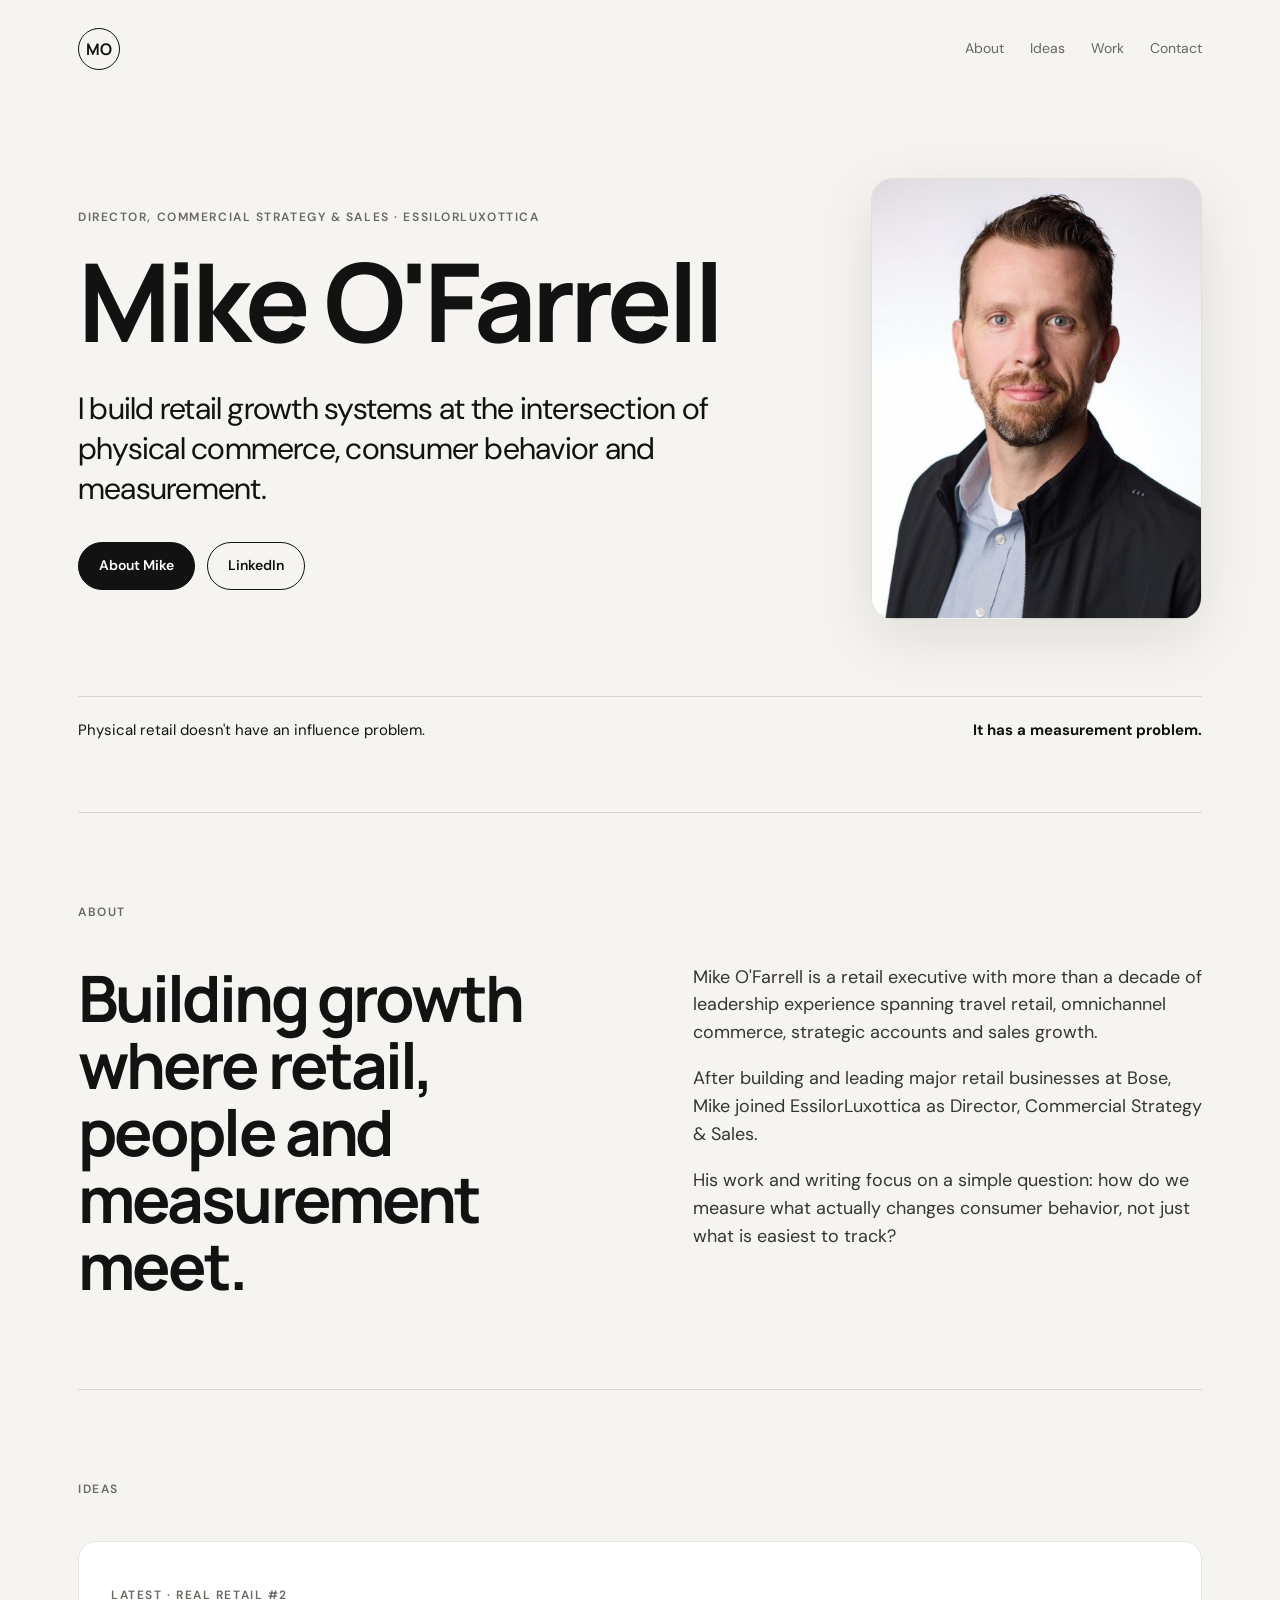
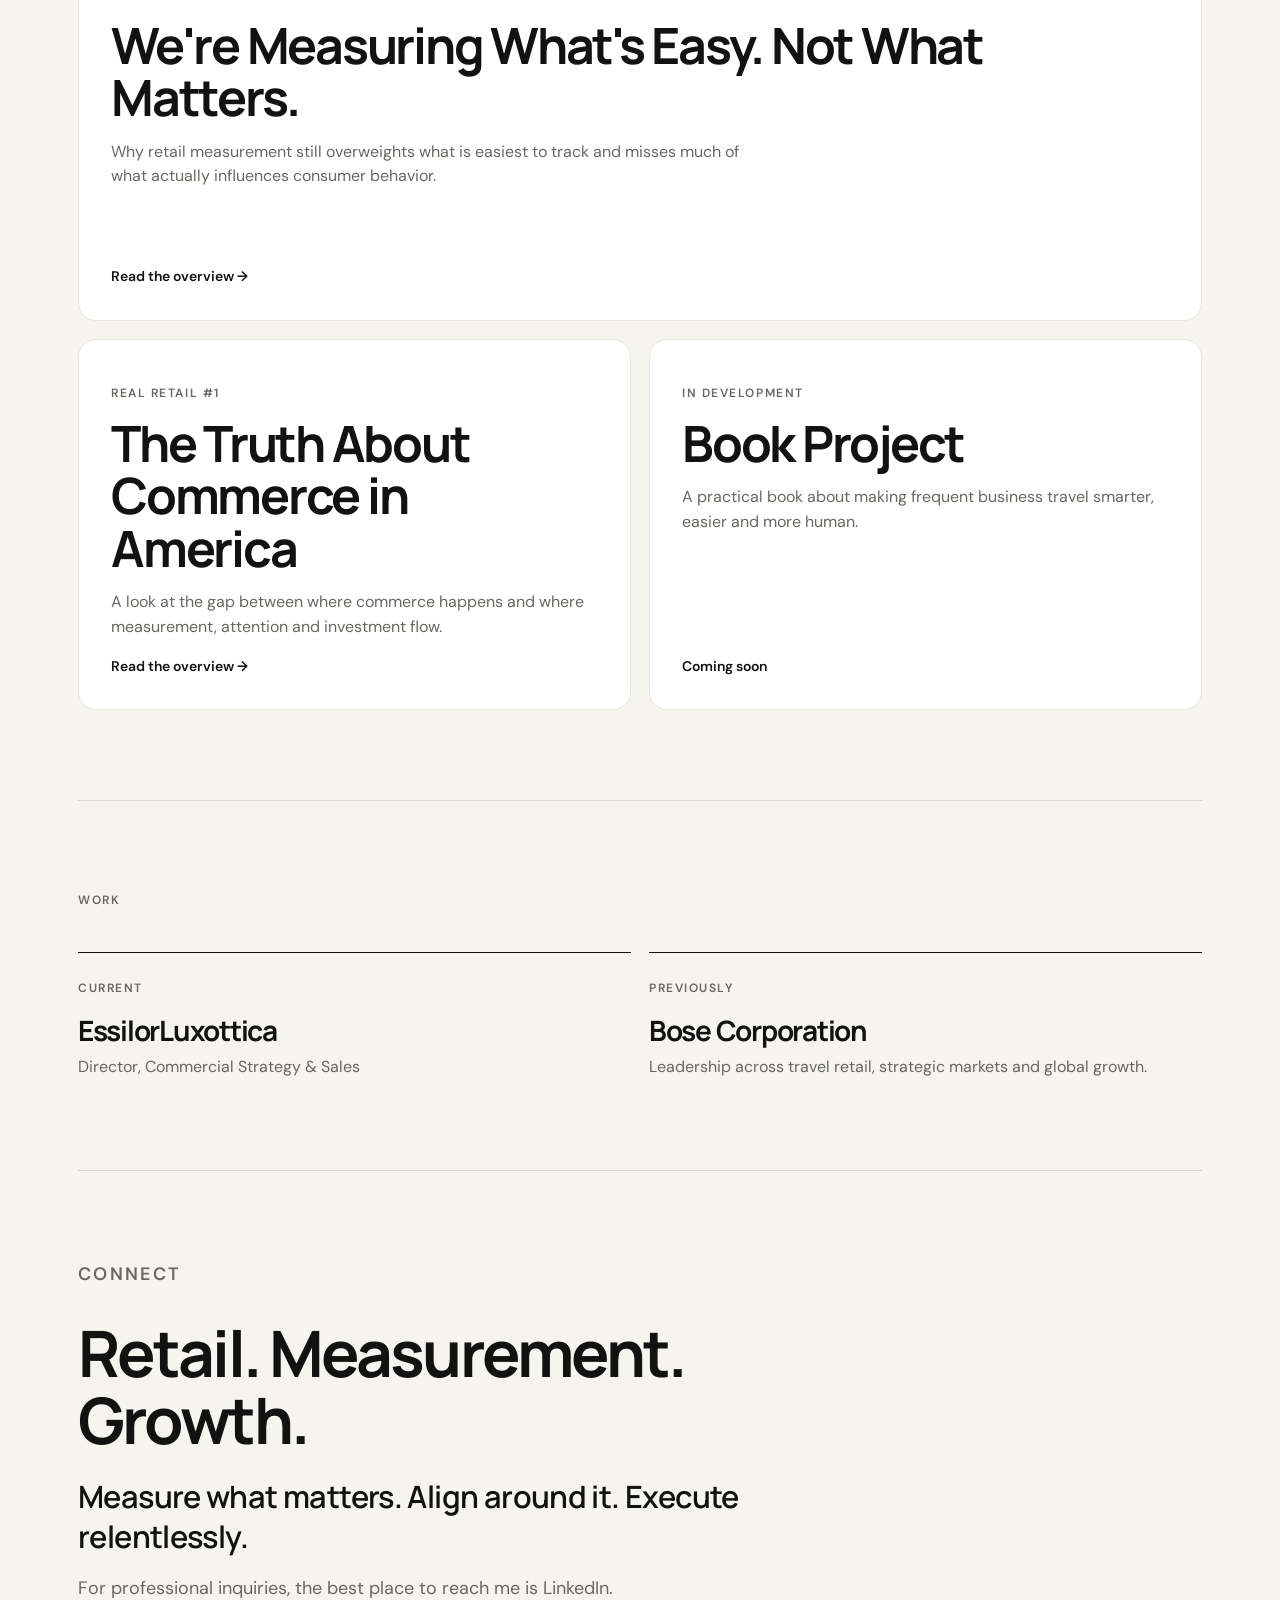
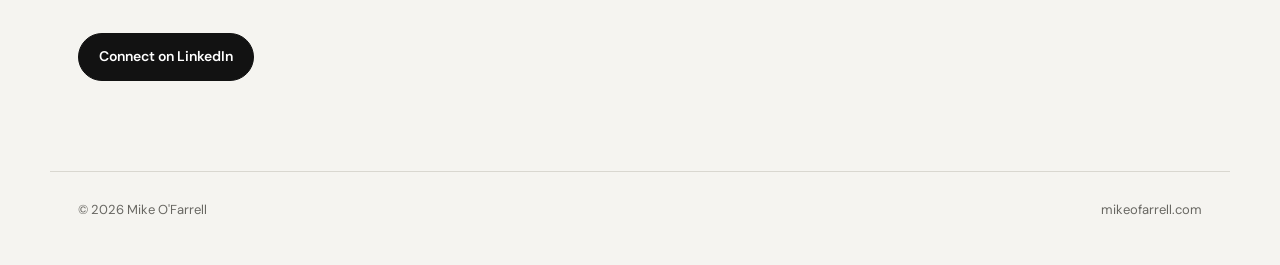
<file: index.html>
<!doctype html>
<html lang="en">
<head>
  <meta charset="utf-8">
  <meta name="viewport" content="width=device-width, initial-scale=1">
  <title>Mike O'Farrell | Director, Commercial Strategy & Sales, EssilorLuxottica</title>
  <meta name="description" content="Mike O'Farrell is Director, Commercial Strategy & Sales at EssilorLuxottica, with leadership experience across Bose, travel retail, omnichannel commerce and physical retail strategy.">
  <link rel="canonical" href="https://mikeofarrell.com/">
  <link rel="icon" href="/favicon.svg?v=2" type="image/svg+xml">
  <meta property="og:type" content="website">
  <meta property="og:title" content="Mike O'Farrell | Director, Commercial Strategy & Sales, EssilorLuxottica">
  <meta property="og:description" content="Retail leadership, physical commerce, measurement and ideas from Mike O'Farrell.">
  <meta property="og:url" content="https://mikeofarrell.com/">
  <meta property="og:image" content="https://mikeofarrell.com/mike-ofarrell-headshot.jpg">
  <meta name="twitter:card" content="summary_large_image">
  <link rel="stylesheet" href="styles.css">
  <script type="application/ld+json">
  {
    "@context": "https://schema.org",
    "@graph": [
      {
        "@type": "WebSite",
        "@id": "https://mikeofarrell.com/#website",
        "url": "https://mikeofarrell.com/",
        "name": "Mike O'Farrell",
        "publisher": {
          "@id": "https://mikeofarrell.com/#mike-ofarrell"
        }
      },
      {
        "@type": "ProfilePage",
        "@id": "https://mikeofarrell.com/#profile",
        "url": "https://mikeofarrell.com/",
        "name": "Mike O'Farrell | Director, Commercial Strategy & Sales, EssilorLuxottica",
        "description": "Official profile of Mike O'Farrell, Director, Commercial Strategy & Sales at EssilorLuxottica, focused on retail growth, omnichannel commerce and physical retail measurement.",
        "isPartOf": {
          "@id": "https://mikeofarrell.com/#website"
        },
        "mainEntity": {
          "@id": "https://mikeofarrell.com/#mike-ofarrell"
        },
        "primaryImageOfPage": {
          "@id": "https://mikeofarrell.com/#headshot"
        }
      },
      {
        "@type": "Person",
        "@id": "https://mikeofarrell.com/#mike-ofarrell",
        "name": "Mike O'Farrell",
        "url": "https://mikeofarrell.com/",
        "image": {
          "@id": "https://mikeofarrell.com/#headshot"
        },
        "description": "Retail executive and commercial leader focused on retail growth, omnichannel commerce, commercial strategy and measurement.",
        "disambiguatingDescription": "Director, Commercial Strategy & Sales at EssilorLuxottica and former Bose retail executive focused on omnichannel commerce, travel retail and physical retail measurement.",
        "jobTitle": "Director, Commercial Strategy & Sales",
        "worksFor": {
          "@type": "Organization",
          "@id": "https://www.essilorluxottica.com/#organization",
          "name": "EssilorLuxottica",
          "url": "https://www.essilorluxottica.com/"
        },
        "alumniOf": {
          "@type": "CollegeOrUniversity",
          "@id": "https://www.pitt.edu/#organization",
          "name": "University of Pittsburgh",
          "url": "https://www.pitt.edu/"
        },
        "knowsAbout": [
          "Commercial strategy",
          "Sales leadership",
          "Retail growth",
          "Retail strategy",
          "Physical retail",
          "Omnichannel commerce",
          "Travel retail",
          "Retail measurement",
          "Consumer behavior",
          "Strategic partnerships"
        ],
        "sameAs": [
          "https://www.linkedin.com/in/mike-ofarrell/"
        ],
        "subjectOf": [
          {
            "@id": "https://mikeofarrell.com/#real-retail-2"
          },
          {
            "@id": "https://mikeofarrell.com/#real-retail-1"
          }
        ]
      },
      {
        "@type": "ImageObject",
        "@id": "https://mikeofarrell.com/#headshot",
        "url": "https://mikeofarrell.com/mike-ofarrell-headshot.jpg",
        "contentUrl": "https://mikeofarrell.com/mike-ofarrell-headshot.jpg",
        "caption": "Mike O'Farrell"
      },
      {
        "@type": "Article",
        "@id": "https://mikeofarrell.com/#real-retail-2",
        "headline": "Real Retail #2: We're Measuring What's Easy. Not What Matters.",
        "url": "https://www.linkedin.com/pulse/real-retail-2-were-measuring-whats-easy-what-matters-mike-o-farrell-ehiic/",
        "author": {
          "@id": "https://mikeofarrell.com/#mike-ofarrell"
        },
        "about": [
          "Retail measurement",
          "Physical retail",
          "Consumer behavior"
        ]
      },
      {
        "@type": "Article",
        "@id": "https://mikeofarrell.com/#real-retail-1",
        "headline": "Real Retail: The Truth About Commerce in America",
        "url": "https://www.linkedin.com/pulse/real-retail-truth-commerce-america-mike-o-farrell-ppg3e/",
        "author": {
          "@id": "https://mikeofarrell.com/#mike-ofarrell"
        },
        "about": [
          "Physical retail",
          "Omnichannel commerce",
          "Retail investment"
        ]
      }
    ]
  }
  </script>
</head>
<body>
  <header class="site-header">
    <a class="brand" href="#top" aria-label="Mike O'Farrell home">MO</a>
    <nav aria-label="Primary navigation">
      <a href="/about.html">About</a>
      <a href="/real-retail.html">Ideas</a>
      <a href="#work">Work</a>
      <a href="#contact">Contact</a>
    </nav>
  </header>

  <main id="top">
    <section class="hero">
      <div class="hero-grid">
        <div class="hero-content">
          <div class="eyebrow">Director, Commercial Strategy &amp; Sales · EssilorLuxottica</div>
          <h1>Mike O'Farrell</h1>
          <p class="hero-copy">I build retail growth systems at the intersection of physical commerce, consumer behavior and measurement.</p>
          <div class="hero-actions">
            <a class="button button-primary" href="/about.html">About Mike</a>
            <a class="button button-secondary" href="https://www.linkedin.com/in/mike-ofarrell/" target="_blank" rel="noopener">LinkedIn</a>
          </div>
        </div>
        <figure class="hero-portrait">
          <img src="mike-ofarrell-headshot.jpg" alt="Mike O'Farrell, Director, Commercial Strategy & Sales at EssilorLuxottica" width="600" height="800">
        </figure>
      </div>
      <div class="signal">
        <span>Physical retail doesn't have an influence problem.</span>
        <strong>It has a measurement problem.</strong>
      </div>
    </section>

    <section class="section" id="about">
      <p class="section-kicker">About</p>
      <div class="split">
        <h2>Building growth where retail, people and measurement meet.</h2>
        <div class="body-copy">
          <p>Mike O'Farrell is a retail executive with more than a decade of leadership experience spanning travel retail, omnichannel commerce, strategic accounts and sales growth.</p>
          <p>After building and leading major retail businesses at Bose, Mike joined EssilorLuxottica as Director, Commercial Strategy &amp; Sales.</p>
          <p>His work and writing focus on a simple question: how do we measure what actually changes consumer behavior, not just what is easiest to track?</p>
        </div>
      </div>
    </section>

    <section class="section" id="ideas">
      <p class="section-kicker">Ideas</p>
      <div class="cards">
        <article class="card featured">
          <div>
            <p class="card-label">Latest · Real Retail #2</p>
            <h3>We're Measuring What's Easy. Not What Matters.</h3>
            <p>Why retail measurement still overweights what is easiest to track and misses much of what actually influences consumer behavior.</p>
          </div>
          <a href="/real-retail-2.html">Read the overview →</a>
        </article>

        <article class="card">
          <div>
            <p class="card-label">Real Retail #1</p>
            <h3>The Truth About Commerce in America</h3>
            <p>A look at the gap between where commerce happens and where measurement, attention and investment flow.</p>
          </div>
          <a href="/real-retail-1.html">Read the overview →</a>
        </article>

        <article class="card">
          <div>
            <p class="card-label">In development</p>
            <h3>Book Project</h3>
            <p>A practical book about making frequent business travel smarter, easier and more human.</p>
          </div>
          <span>Coming soon</span>
        </article>
      </div>
    </section>

    <section class="section" id="work">
      <p class="section-kicker">Work</p>
      <div class="work-grid">
        <div class="work-item">
          <span>Current</span>
          <h3>EssilorLuxottica</h3>
          <p>Director, Commercial Strategy &amp; Sales</p>
        </div>
        <div class="work-item">
          <span>Previously</span>
          <h3>Bose Corporation</h3>
          <p>Leadership across travel retail, strategic markets and global growth.</p>
        </div>
      </div>
    </section>

    <section class="section contact" id="contact">
      <p class="section-kicker">Connect</p>
      <h2>Retail. Measurement. Growth.</h2>
      <p class="signature-line">Measure what matters. Align around it. Execute relentlessly.</p>
      <p>For professional inquiries, the best place to reach me is LinkedIn.</p>
      <a class="button button-primary" href="https://www.linkedin.com/in/mike-ofarrell/" target="_blank" rel="noopener">Connect on LinkedIn</a>
    </section>
  </main>

  <footer>
    <span>© <span id="year"></span> Mike O'Farrell</span>
    <span>mikeofarrell.com</span>
  </footer>

  <script>
    document.getElementById('year').textContent = new Date().getFullYear();
  </script>
</body>
</html>
</file>
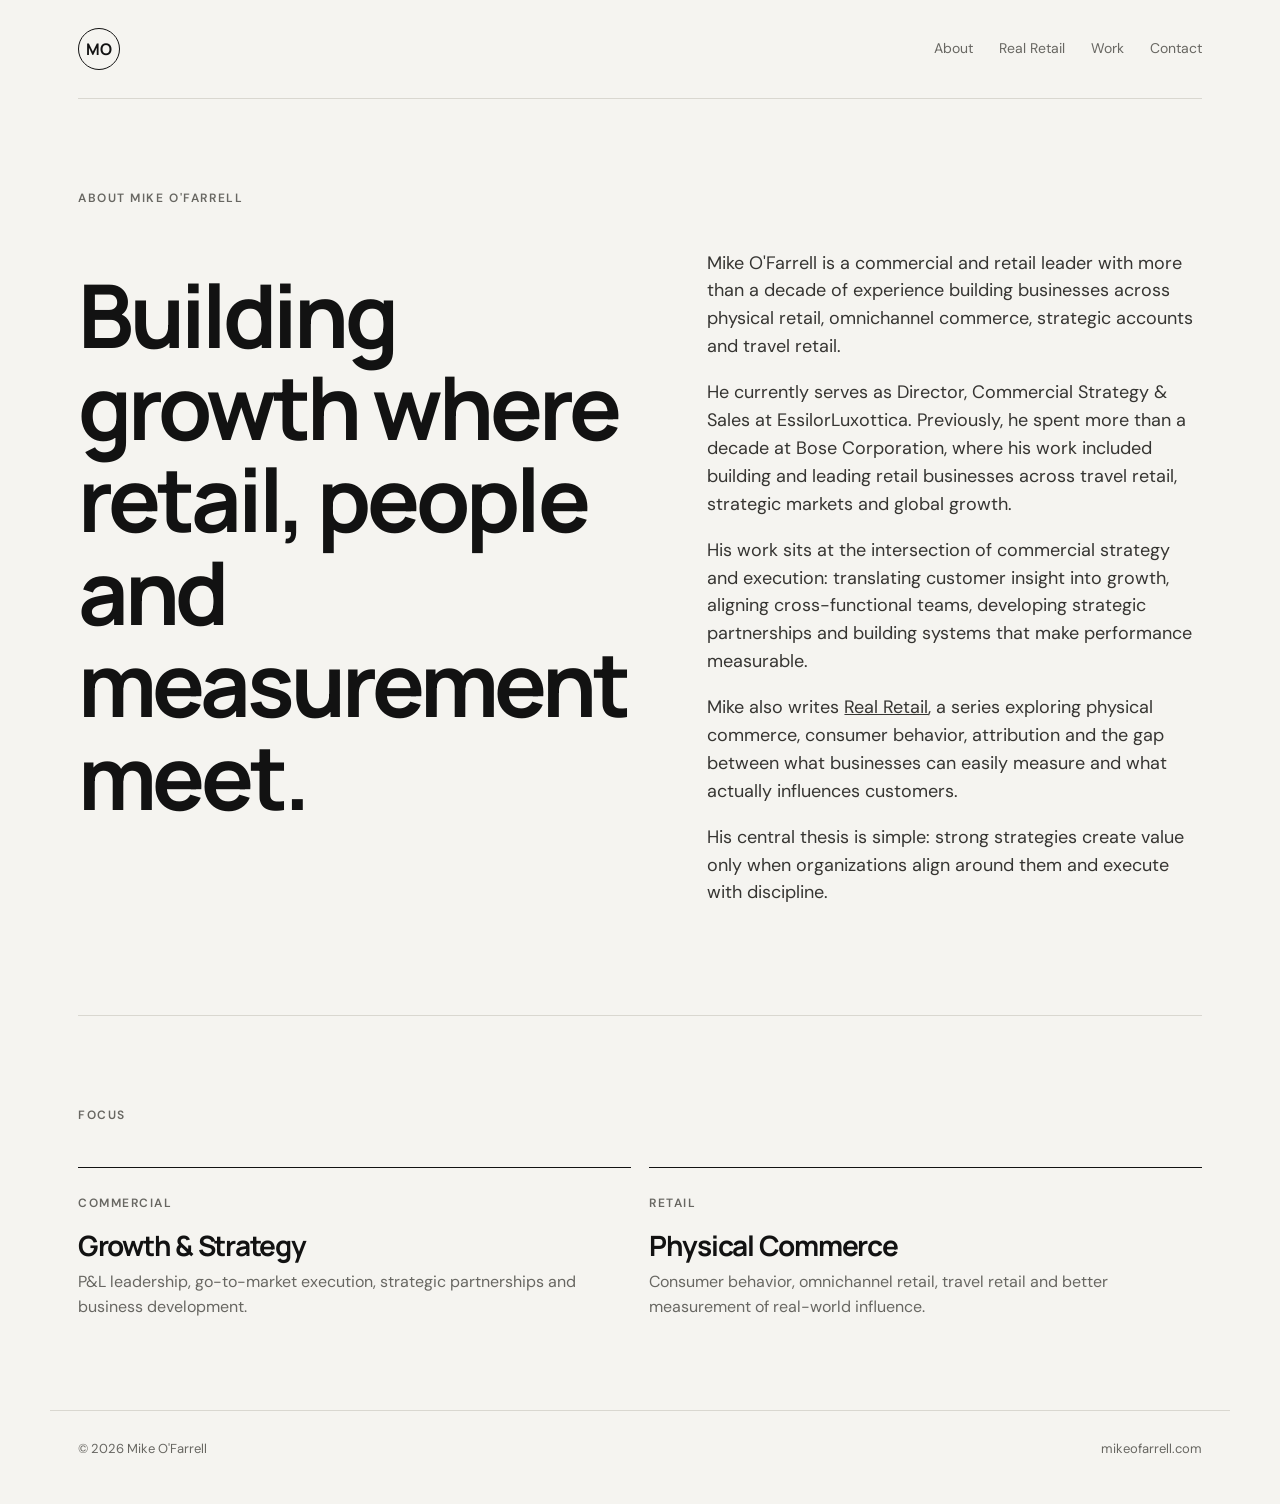
<file: about.html>
<!doctype html><html lang="en"><head><meta charset="utf-8"><meta name="viewport" content="width=device-width,initial-scale=1"><title>About Mike O'Farrell | Retail & Commercial Strategy</title><meta name="description" content="About Mike O'Farrell, Director, Commercial Strategy & Sales at EssilorLuxottica and former Bose retail leader, focused on commercial strategy, physical retail and measurement."><link rel="canonical" href="https://mikeofarrell.com/about.html"><link rel="icon" href="/favicon.svg?v=2" type="image/svg+xml"><link rel="stylesheet" href="/styles.css"><script type="application/ld+json">{"@context":"https://schema.org","@type":"ProfilePage","url":"https://mikeofarrell.com/about.html","mainEntity":{"@type":"Person","@id":"https://mikeofarrell.com/#mike-ofarrell","name":"Mike O'Farrell","url":"https://mikeofarrell.com/","jobTitle":"Director, Commercial Strategy & Sales","worksFor":{"@type":"Organization","name":"EssilorLuxottica","url":"https://www.essilorluxottica.com/"},"sameAs":["https://www.linkedin.com/in/mike-ofarrell/"],"knowsAbout":["Commercial strategy","Sales leadership","Physical retail","Omnichannel commerce","Travel retail","Retail measurement","Strategic partnerships"]}}</script></head><body><header class="site-header"><a class="brand" href="/" aria-label="Mike O'Farrell home">MO</a><nav aria-label="Primary navigation"><a href="/about.html">About</a><a href="/real-retail.html">Real Retail</a><a href="/#work">Work</a><a href="/#contact">Contact</a></nav></header><main><section class="section page-hero"><p class="section-kicker">About Mike O'Farrell</p><div class="split"><h1 class="page-title">Building growth where retail, people and measurement meet.</h1><div class="body-copy"><p>Mike O'Farrell is a commercial and retail leader with more than a decade of experience building businesses across physical retail, omnichannel commerce, strategic accounts and travel retail.</p><p>He currently serves as Director, Commercial Strategy &amp; Sales at EssilorLuxottica. Previously, he spent more than a decade at Bose Corporation, where his work included building and leading retail businesses across travel retail, strategic markets and global growth.</p><p>His work sits at the intersection of commercial strategy and execution: translating customer insight into growth, aligning cross-functional teams, developing strategic partnerships and building systems that make performance measurable.</p><p>Mike also writes <a href="/real-retail.html">Real Retail</a>, a series exploring physical commerce, consumer behavior, attribution and the gap between what businesses can easily measure and what actually influences customers.</p><p>His central thesis is simple: strong strategies create value only when organizations align around them and execute with discipline.</p></div></div></section><section class="section"><p class="section-kicker">Focus</p><div class="work-grid"><div class="work-item"><span>Commercial</span><h3>Growth &amp; Strategy</h3><p>P&amp;L leadership, go-to-market execution, strategic partnerships and business development.</p></div><div class="work-item"><span>Retail</span><h3>Physical Commerce</h3><p>Consumer behavior, omnichannel retail, travel retail and better measurement of real-world influence.</p></div></div></section></main><footer><span>© 2026 Mike O'Farrell</span><span>mikeofarrell.com</span></footer></body></html>
</file>
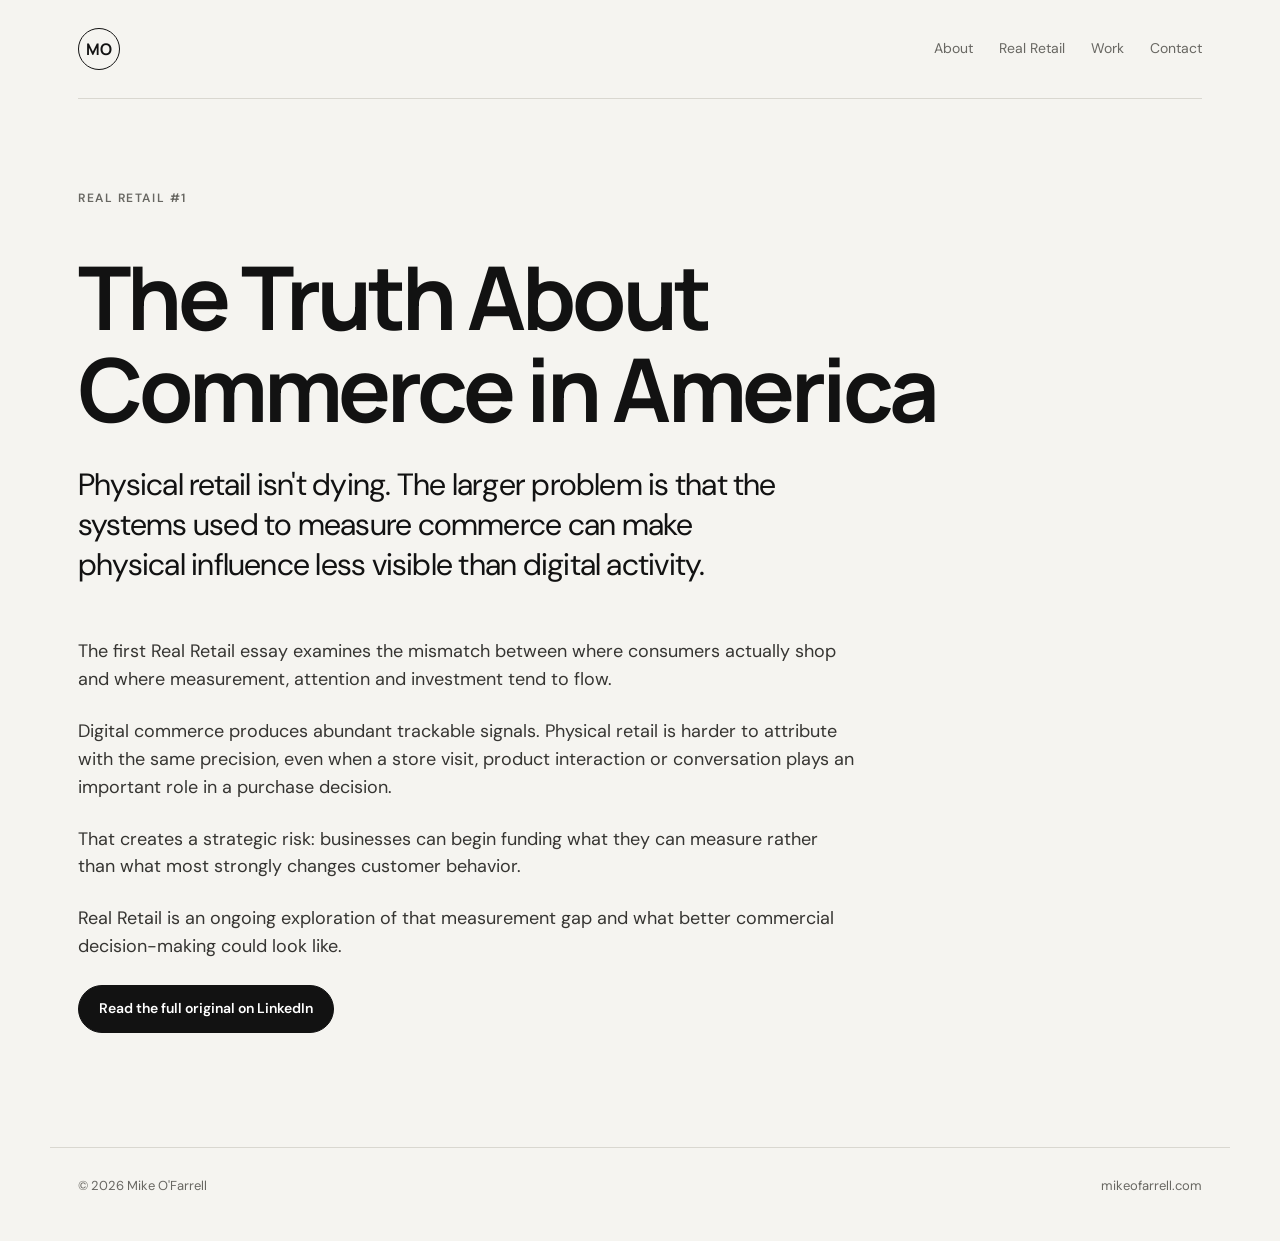
<file: real-retail-1.html>
<!doctype html><html lang="en"><head><meta charset="utf-8"><meta name="viewport" content="width=device-width,initial-scale=1"><title>Real Retail: The Truth About Commerce in America | Mike O'Farrell</title><meta name="description" content="Mike O'Farrell on the disconnect between where commerce happens and where retail measurement, attention and investment flow."><link rel="canonical" href="https://mikeofarrell.com/real-retail-1.html"><link rel="icon" href="/favicon.svg?v=2" type="image/svg+xml"><link rel="stylesheet" href="/styles.css"><script type="application/ld+json">{"@context":"https://schema.org","@type":"Article","headline":"Real Retail: The Truth About Commerce in America","author":{"@type":"Person","@id":"https://mikeofarrell.com/#mike-ofarrell","name":"Mike O'Farrell"},"url":"https://mikeofarrell.com/real-retail-1.html"}</script></head><body><header class="site-header"><a class="brand" href="/" aria-label="Mike O'Farrell home">MO</a><nav aria-label="Primary navigation"><a href="/about.html">About</a><a href="/real-retail.html">Real Retail</a><a href="/#work">Work</a><a href="/#contact">Contact</a></nav></header><main><article class="section page-hero"><p class="section-kicker">Real Retail #1</p><h1 class="page-title">The Truth About Commerce in America</h1><p class="hero-copy">Physical retail isn't dying. The larger problem is that the systems used to measure commerce can make physical influence less visible than digital activity.</p><div class="body-copy article-copy"><p>The first Real Retail essay examines the mismatch between where consumers actually shop and where measurement, attention and investment tend to flow.</p><p>Digital commerce produces abundant trackable signals. Physical retail is harder to attribute with the same precision, even when a store visit, product interaction or conversation plays an important role in a purchase decision.</p><p>That creates a strategic risk: businesses can begin funding what they can measure rather than what most strongly changes customer behavior.</p><p>Real Retail is an ongoing exploration of that measurement gap and what better commercial decision-making could look like.</p><p><a class="button button-primary" href="https://www.linkedin.com/pulse/real-retail-truth-commerce-america-mike-o-farrell-ppg3e/" target="_blank" rel="noopener">Read the full original on LinkedIn</a></p></div></article></main><footer><span>© 2026 Mike O'Farrell</span><span>mikeofarrell.com</span></footer></body></html>
</file>
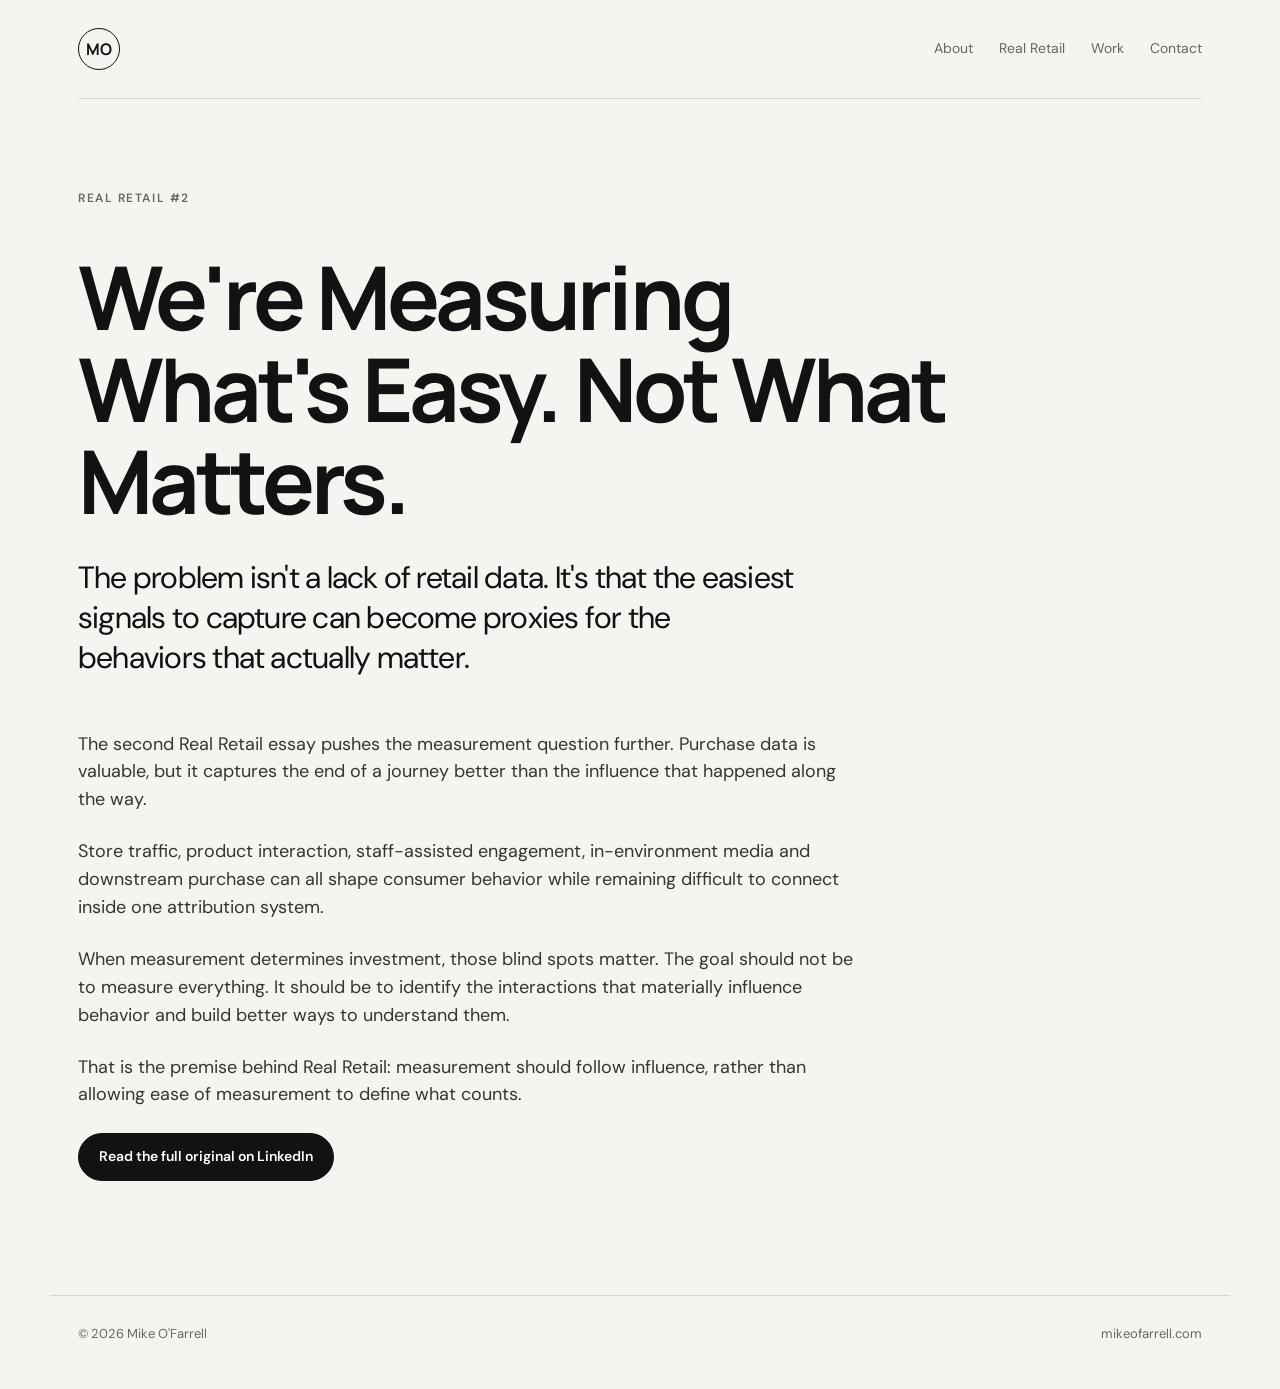
<file: real-retail-2.html>
<!doctype html><html lang="en"><head><meta charset="utf-8"><meta name="viewport" content="width=device-width,initial-scale=1"><title>We're Measuring What's Easy. Not What Matters. | Mike O'Farrell</title><meta name="description" content="Mike O'Farrell examines the retail measurement gap: what businesses track, what physical retail influences, and what gets missed."><link rel="canonical" href="https://mikeofarrell.com/real-retail-2.html"><link rel="icon" href="/favicon.svg?v=2" type="image/svg+xml"><link rel="stylesheet" href="/styles.css"><script type="application/ld+json">{"@context":"https://schema.org","@type":"Article","headline":"Real Retail #2: We're Measuring What's Easy. Not What Matters.","author":{"@type":"Person","@id":"https://mikeofarrell.com/#mike-ofarrell","name":"Mike O'Farrell"},"url":"https://mikeofarrell.com/real-retail-2.html"}</script></head><body><header class="site-header"><a class="brand" href="/" aria-label="Mike O'Farrell home">MO</a><nav aria-label="Primary navigation"><a href="/about.html">About</a><a href="/real-retail.html">Real Retail</a><a href="/#work">Work</a><a href="/#contact">Contact</a></nav></header><main><article class="section page-hero"><p class="section-kicker">Real Retail #2</p><h1 class="page-title">We're Measuring What's Easy. Not What Matters.</h1><p class="hero-copy">The problem isn't a lack of retail data. It's that the easiest signals to capture can become proxies for the behaviors that actually matter.</p><div class="body-copy article-copy"><p>The second Real Retail essay pushes the measurement question further. Purchase data is valuable, but it captures the end of a journey better than the influence that happened along the way.</p><p>Store traffic, product interaction, staff-assisted engagement, in-environment media and downstream purchase can all shape consumer behavior while remaining difficult to connect inside one attribution system.</p><p>When measurement determines investment, those blind spots matter. The goal should not be to measure everything. It should be to identify the interactions that materially influence behavior and build better ways to understand them.</p><p>That is the premise behind Real Retail: measurement should follow influence, rather than allowing ease of measurement to define what counts.</p><p><a class="button button-primary" href="https://www.linkedin.com/pulse/real-retail-2-were-measuring-whats-easy-what-matters-mike-o-farrell-ehiic/" target="_blank" rel="noopener">Read the full original on LinkedIn</a></p></div></article></main><footer><span>© 2026 Mike O'Farrell</span><span>mikeofarrell.com</span></footer></body></html>
</file>
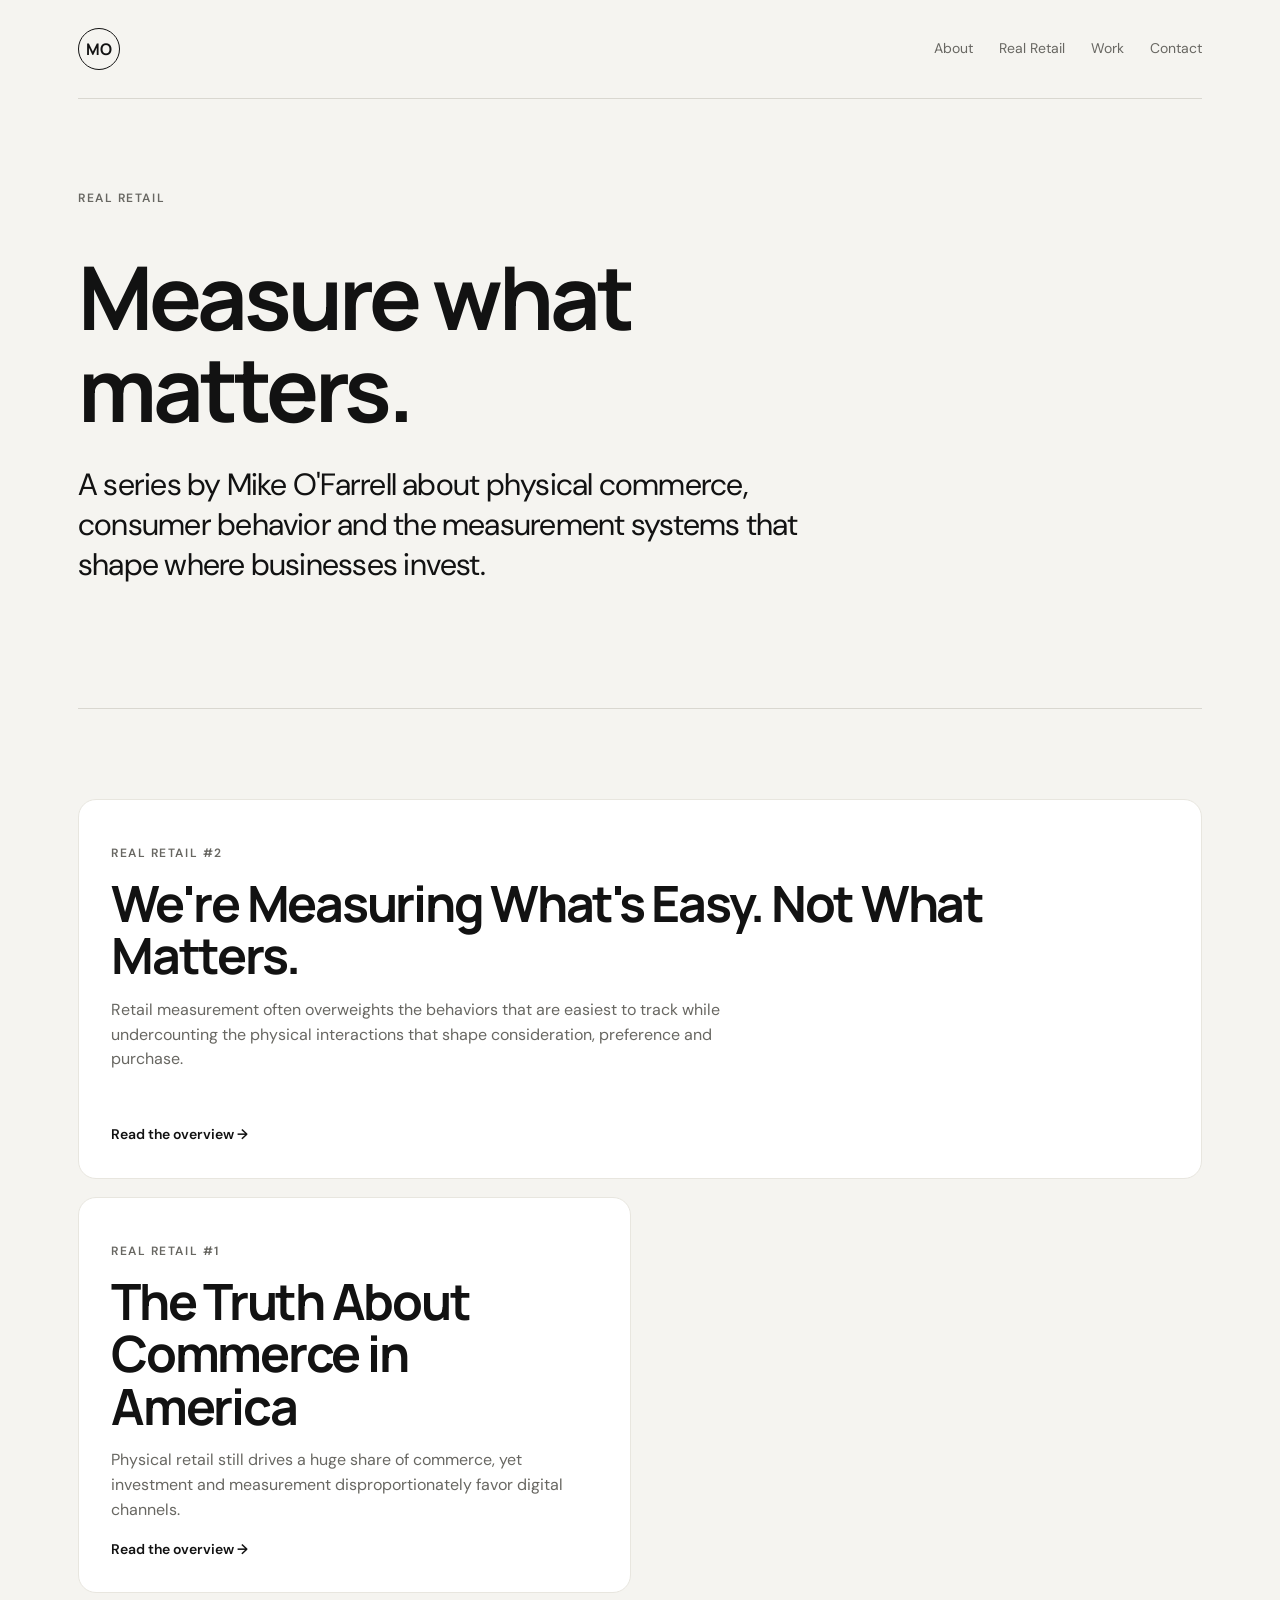
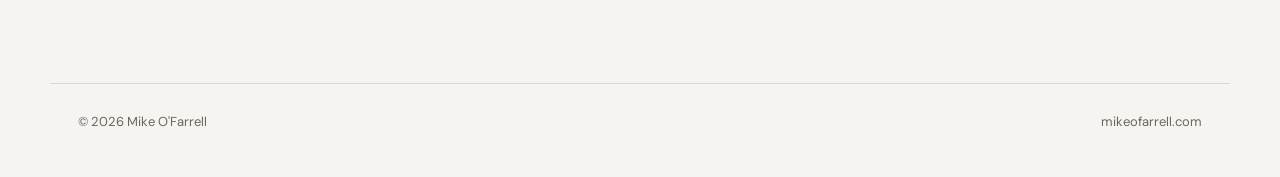
<file: real-retail.html>
<!doctype html><html lang="en"><head><meta charset="utf-8"><meta name="viewport" content="width=device-width,initial-scale=1"><title>Real Retail | Mike O'Farrell</title><meta name="description" content="Real Retail by Mike O'Farrell: ideas on physical retail, consumer behavior, attribution, measurement and commercial investment."><link rel="canonical" href="https://mikeofarrell.com/real-retail.html"><link rel="icon" href="/favicon.svg?v=2" type="image/svg+xml"><link rel="stylesheet" href="/styles.css"></head><body><header class="site-header"><a class="brand" href="/" aria-label="Mike O'Farrell home">MO</a><nav aria-label="Primary navigation"><a href="/about.html">About</a><a href="/real-retail.html">Real Retail</a><a href="/#work">Work</a><a href="/#contact">Contact</a></nav></header><main><section class="section page-hero"><p class="section-kicker">Real Retail</p><h1 class="page-title">Measure what matters.</h1><p class="hero-copy">A series by Mike O'Farrell about physical commerce, consumer behavior and the measurement systems that shape where businesses invest.</p></section><section class="section"><div class="cards"><article class="card featured"><div><p class="card-label">Real Retail #2</p><h3>We're Measuring What's Easy. Not What Matters.</h3><p>Retail measurement often overweights the behaviors that are easiest to track while undercounting the physical interactions that shape consideration, preference and purchase.</p></div><a href="/real-retail-2.html">Read the overview →</a></article><article class="card"><div><p class="card-label">Real Retail #1</p><h3>The Truth About Commerce in America</h3><p>Physical retail still drives a huge share of commerce, yet investment and measurement disproportionately favor digital channels.</p></div><a href="/real-retail-1.html">Read the overview →</a></article></div></section></main><footer><span>© 2026 Mike O'Farrell</span><span>mikeofarrell.com</span></footer></body></html>
</file>
<file: styles.css>
@import url('https://fonts.googleapis.com/css2?family=DM+Sans:wght@400;500;600&family=Manrope:wght@500;600;700&display=swap');

:root {
  --bg: #f5f4f0;
  --ink: #121212;
  --muted: #686762;
  --line: #d9d7d0;
  --card: #ffffff;
  --max: 1180px;
}
* { box-sizing: border-box; }
html { scroll-behavior: smooth; }
body { margin:0; background:var(--bg); color:var(--ink); font-family:"DM Sans",system-ui,-apple-system,BlinkMacSystemFont,"Segoe UI",sans-serif; line-height:1.55; }
a { color:inherit; }
.site-header { max-width:var(--max); margin:0 auto; padding:28px; display:flex; justify-content:space-between; align-items:center; }
.brand { width:42px; height:42px; display:grid; place-items:center; border:1px solid var(--ink); border-radius:50%; text-decoration:none; font-family:"Manrope",sans-serif; font-weight:700; letter-spacing:-0.03em; }
nav { display:flex; gap:26px; font-size:14px; }
nav a { text-decoration:none; color:var(--muted); }
nav a:hover { color:var(--ink); }
main, footer { max-width:var(--max); margin:0 auto; padding-left:28px; padding-right:28px; }
.hero { min-height:72vh; display:flex; flex-direction:column; justify-content:center; padding:80px 0 70px; }
.hero-grid { display:grid; grid-template-columns:minmax(0,1.65fr) minmax(260px,.75fr); gap:64px; align-items:center; }
.hero-content { min-width:0; }
.hero-portrait { margin:0; justify-self:end; width:min(100%,360px); }
.hero-portrait img { display:block; width:100%; height:auto; aspect-ratio:3/4; object-fit:cover; object-position:center 28%; border-radius:22px; border:1px solid #e2dfd7; box-shadow:0 18px 60px rgba(18,18,18,.10); }
.eyebrow, .section-kicker, .card-label, .work-item span { text-transform:uppercase; letter-spacing:.13em; font-size:12px; font-weight:600; color:var(--muted); }
h1,h2,h3 { font-family:"Manrope",sans-serif; line-height:1.05; letter-spacing:-0.045em; margin:0; }
h1 { margin-top:18px; font-size:clamp(58px,8.5vw,118px); max-width:820px; }
.hero-copy { max-width:720px; font-size:clamp(21px,2.4vw,32px); line-height:1.3; margin:32px 0; letter-spacing:-0.025em; }
.hero-actions { display:flex; gap:12px; flex-wrap:wrap; }
.button { display:inline-flex; align-items:center; justify-content:center; min-height:48px; padding:0 20px; border-radius:999px; text-decoration:none; font-weight:600; font-size:14px; border:1px solid var(--ink); }
.button-primary { background:var(--ink); color:white; }
.button-secondary { background:transparent; }
.signal { margin-top:76px; border-top:1px solid var(--line); padding-top:22px; display:flex; justify-content:space-between; gap:20px; font-size:15px; }
.section { border-top:1px solid var(--line); padding:90px 0; }
.section-kicker { margin:0 0 42px; }
.split { display:grid; grid-template-columns:1.05fr 1fr; gap:80px; }
h2 { font-size:clamp(38px,5vw,68px); max-width:650px; }
.body-copy { font-size:18px; color:#363532; }
.body-copy p:first-child { margin-top:0; }
.cards { display:grid; grid-template-columns:1fr 1fr; gap:18px; }
.card { min-height:330px; background:var(--card); padding:32px; display:flex; flex-direction:column; justify-content:space-between; border-radius:18px; border:1px solid #e8e6df; }
.card.featured { grid-column:1 / -1; min-height:380px; }
.card h3 { margin-top:14px; font-size:clamp(31px,4vw,50px); }
.card p:not(.card-label) { color:var(--muted); max-width:650px; }
.card a, .card > span { font-size:14px; font-weight:600; text-decoration:none; }
.work-grid { display:grid; grid-template-columns:repeat(2,1fr); gap:18px; }
.work-item { border-top:1px solid var(--ink); padding-top:22px; }
.work-item h3 { font-size:28px; margin:16px 0 10px; }
.work-item p { color:var(--muted); margin:0; }
.contact h2 { margin-bottom:24px; }
.signature-line { color:var(--ink) !important; font-family:"Manrope",sans-serif; font-size:clamp(22px,2.4vw,32px) !important; line-height:1.3; letter-spacing:-0.02em; max-width:820px; margin:0 0 18px !important; font-weight:600; }
.contact p { color:var(--muted); font-size:18px; margin-bottom:30px; }
footer { border-top:1px solid var(--line); padding-top:28px; padding-bottom:45px; display:flex; justify-content:space-between; color:var(--muted); font-size:13px; }
@media (max-width:900px) {
  .hero-grid { grid-template-columns:1fr; gap:42px; }
  .hero-portrait { justify-self:start; width:min(72vw,340px); }
  h1 { font-size:clamp(58px,13vw,96px); }
}
@media (max-width:780px) {
  .site-header { padding-top:20px; }
  nav { gap:14px; }
  nav a:nth-child(3) { display:none; }
  .hero { min-height:auto; padding-top:70px; }
  .hero-portrait { width:min(78vw,320px); }
  .signal { flex-direction:column; }
  .split,.cards,.work-grid { grid-template-columns:1fr; }
  .card.featured { grid-column:auto; min-height:350px; }
  .split { gap:32px; }
  .section { padding:70px 0; }
  footer { flex-direction:column; gap:8px; }
}

.page-hero{padding-top:90px}.page-title{font-size:clamp(48px,7vw,88px);max-width:900px}.article-copy{max-width:780px;margin-top:52px}.article-copy p{margin:0 0 24px}.article-copy a:not(.button){font-weight:600}
</file>
